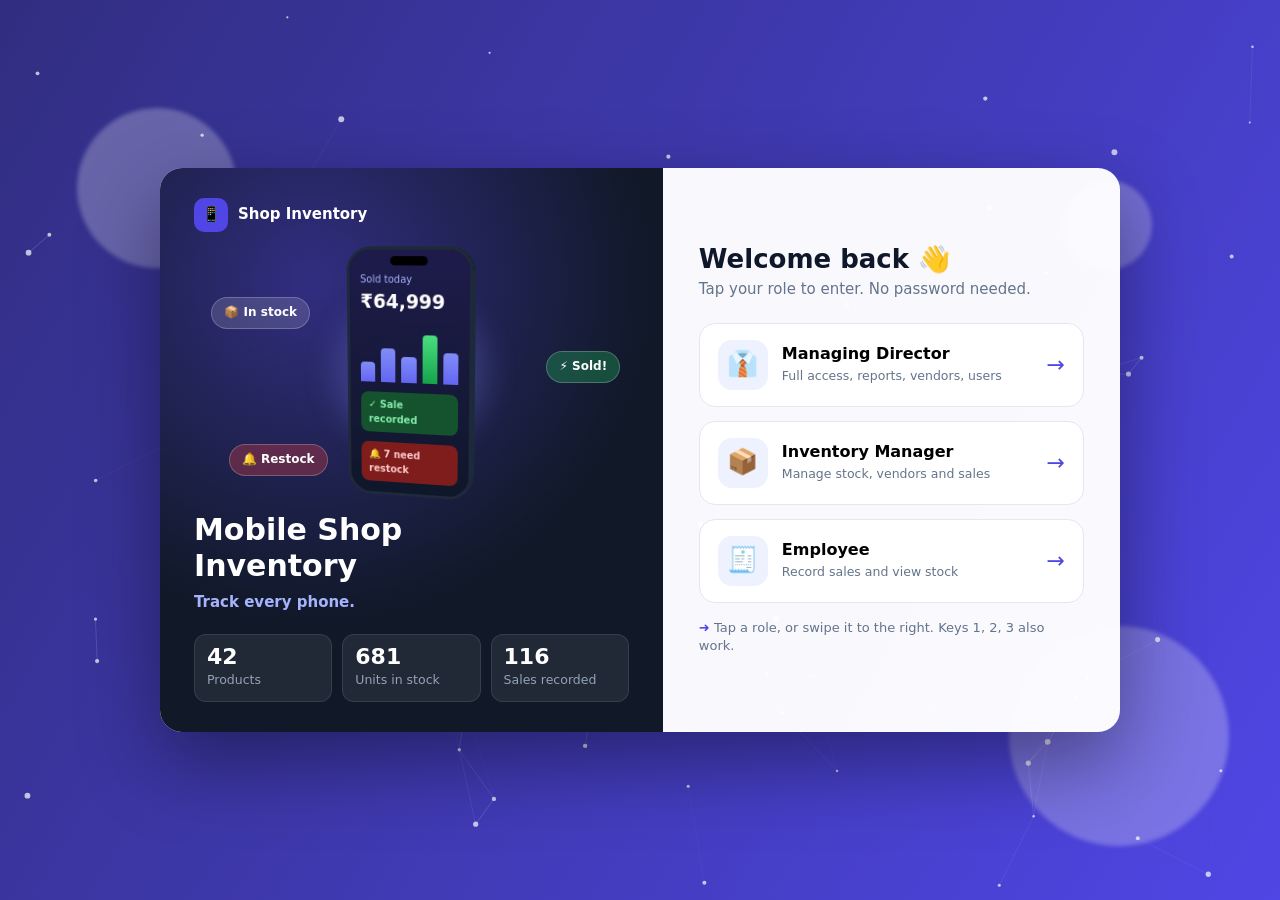
<file: index.html>
<!DOCTYPE html>
<html lang="en">
<head>
  <meta charset="UTF-8">
  <meta name="viewport" content="width=device-width, initial-scale=1">
  <title>Sign in - Mobile Shop Inventory</title>
  <link rel="stylesheet" href="css/style.css">
  <link rel="stylesheet" href="css/anim.css">
  <link rel="stylesheet" href="css/login.css">
</head>
<body class="login-body">
  <canvas id="bg" aria-hidden="true"></canvas>
  <i class="blob" data-depth="30" style="width:160px;height:160px;left:6%;top:12%"></i>
  <i class="blob" data-depth="-22" style="width:90px;height:90px;right:10%;top:20%;animation-delay:-2s"></i>
  <i class="blob" data-depth="45" style="width:220px;height:220px;right:4%;bottom:6%;animation-delay:-4s"></i>

  <main class="login-wrap" id="wrap">
    <section class="login-brand">
      <div class="brand-top"><span class="logo-s">📱</span> Shop Inventory</div>

      <div class="stage" id="stage" title="Drag to spin the phone">
        <div class="glow"></div>
        <span class="chip c1">📦 In stock</span>
        <span class="chip c2">⚡ Sold!</span>
        <span class="chip c3">🔔 Restock</span>
        <div class="phone3d" id="phone">
          <div class="layer" style="transform:translateZ(-6px)"></div>
          <div class="layer" style="transform:translateZ(-3px)"></div>
          <div class="layer" style="transform:translateZ(0)"></div>
          <div class="layer" style="transform:translateZ(3px)"></div>
          <div class="layer" style="transform:translateZ(6px)"></div>
          <div class="face front">
            <div class="scr">
              <span class="notch"></span>
              <div class="s-top"><small>Sold today</small><b>₹64,999</b></div>
              <div class="s-bars"><i style="--h:35%"></i><i style="--h:60%"></i><i style="--h:45%"></i><i style="--h:85%"></i><i style="--h:55%"></i></div>
              <div class="s-pill">✓ Sale recorded</div>
              <div class="s-alert">🔔 7 need restock</div>
            </div>
          </div>
          <div class="face back"><div class="cam"><i></i><i></i><i></i></div><b>Shop<br>Inventory</b></div>
        </div>
      </div>

      <h1>Mobile Shop <br>Inventory</h1>
      <p class="rot" id="rot">Track every phone.</p>
      <div class="kpis" id="kpis">
        <div><b data-count="0" id="k1">0</b><small>Products</small></div>
        <div><b data-count="0" id="k2">0</b><small>Units in stock</small></div>
        <div><b data-count="0" id="k3">0</b><small>Sales recorded</small></div>
      </div>
    </section>

    <section class="login-card">
      <h2>Welcome back 👋</h2>
      <p class="muted">Tap your role to enter. No password needed.</p>

      <div class="autologin" id="autologin">
        <button type="button" class="auto-btn" data-role="md" data-icon="👔"><span class="ic">👔</span><span><b>Managing Director</b><small>Full access, reports, vendors, users</small></span><i>→</i></button>
        <button type="button" class="auto-btn" data-role="manager" data-icon="📦"><span class="ic">📦</span><span><b>Inventory Manager</b><small>Manage stock, vendors and sales</small></span><i>→</i></button>
        <button type="button" class="auto-btn" data-role="employee" data-icon="🧾"><span class="ic">🧾</span><span><b>Employee</b><small>Record sales and view stock</small></span><i>→</i></button>
      </div>
      <p class="tip"><span class="tip-arrow">➜</span> Tap a role, or swipe it to the right. Keys 1, 2, 3 also work.</p>
      <div id="err" class="form-error" role="alert" hidden></div>
    </section>
  </main>

  <script src="js/storage.js"></script>
  <script src="js/categories.js"></script>
  <script src="js/demo.js"></script>
  <script src="js/auth.js"></script>
  <script src="js/fx.js"></script>
  <script src="js/login.js"></script>
</body>
</html>
</file>
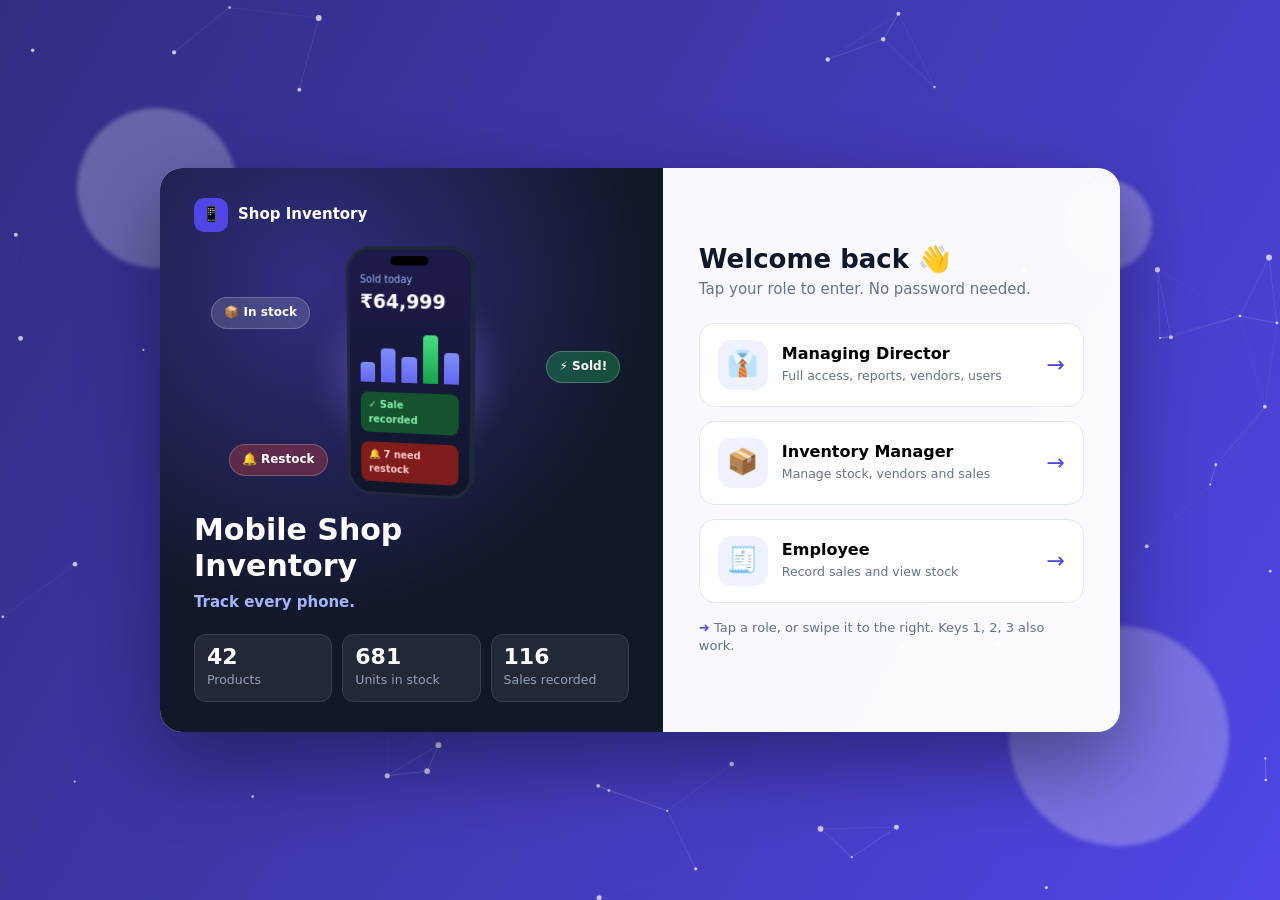
<file: app.html>
<!DOCTYPE html>
<html lang="en">
<head>
  <meta charset="UTF-8">
  <meta name="viewport" content="width=device-width, initial-scale=1">
  <title>Mobile Shop Inventory</title>
  <link rel="stylesheet" href="css/style.css">
  <link rel="stylesheet" href="css/anim.css">
</head>
<body>
  <div class="app">
    <aside class="sidebar">
      <div class="brand"><span class="logo-s">📱</span> Shop Inventory</div>
      <nav class="nav" id="nav"></nav>
      <div class="side-foot"><button id="logout"></button></div>
    </aside>
    <div class="main">
      <header class="topbar">
        <h2 id="title">Dashboard</h2>
        <div class="user-chip">
          <div><b id="uname"></b><small id="urole"></small></div>
          <div class="av" id="uav"></div>
        </div>
      </header>
      <main id="view"></main>
    </div>
  </div>

  <script src="js/storage.js"></script>
  <script src="js/categories.js"></script>
  <script src="js/demo.js"></script>
  <script src="js/auth.js"></script>
  <script src="js/services.js"></script>
  <script src="js/ui.js"></script>
  <script src="js/fx.js"></script>
  <script src="js/views/dashboard.js"></script>
  <script src="js/views/inventory.js"></script>
  <script src="js/views/vendors.js"></script>
  <script src="js/views/sales.js"></script>
  <script src="js/views/stocklog.js"></script>
  <script src="js/views/reports.js"></script>
  <script src="js/views/users.js"></script>
  <script src="js/app.js"></script>
</body>
</html>
</file>
<file: css/style.css>
/* style.css - shared look for the whole app */
:root {
  --bg: #f3f5fa; --card: #fff; --text: #0f172a; --muted: #64748b; --line: #e2e8f0;
  --primary: #4f46e5; --primary-d: #4338ca; --primary-l: #eef2ff;
  --ok: #15803d; --ok-l: #dcfce7; --warn: #b45309; --warn-l: #fef3c7; --bad: #b91c1c; --bad-l: #fee2e2;
  --radius: 12px; --shadow: 0 1px 3px rgba(15,23,42,.08), 0 4px 14px rgba(15,23,42,.04);
}
* { box-sizing: border-box; }
html, body { margin: 0; }
body { font-family: Inter, "Segoe UI", system-ui, -apple-system, Roboto, sans-serif; background: var(--bg); color: var(--text); font-size: 15px; line-height: 1.45; }
h1, h2, h3 { margin: 0; line-height: 1.2; }
.muted { color: var(--muted); }
.link { background: none; border: 0; color: var(--primary); cursor: pointer; font: inherit; padding: 0; }
svg { width: 20px; height: 20px; fill: none; stroke: currentColor; stroke-width: 1.8; stroke-linecap: round; stroke-linejoin: round; flex: none; }

/* ---------- buttons & forms ---------- */
.btn { display: inline-flex; align-items: center; justify-content: center; gap: 6px; padding: 9px 16px; border-radius: 9px; border: 1px solid var(--line); background: #fff; color: var(--text); font: inherit; font-weight: 600; cursor: pointer; transition: .15s; white-space: nowrap; }
.btn:hover { background: #f8fafc; border-color: #cbd5e1; }
.btn.primary { background: var(--primary); border-color: var(--primary); color: #fff; }
.btn.primary:hover { background: var(--primary-d); }
.btn.success { background: var(--ok); border-color: var(--ok); color: #fff; }
.btn.danger { background: var(--bad); border-color: var(--bad); color: #fff; }
.btn.sm { padding: 5px 10px; font-size: 13px; border-radius: 7px; }
.btn.block { width: 100%; padding: 12px; }
.btn:disabled { opacity: .5; cursor: not-allowed; }
.icon-btn { background: none; border: 0; font-size: 18px; cursor: pointer; color: var(--muted); padding: 4px 8px; border-radius: 6px; }
.icon-btn:hover { background: #f1f5f9; }
.fld { display: flex; flex-direction: column; gap: 5px; margin-bottom: 14px; }
.fld > span { font-size: 13px; font-weight: 600; color: #334155; }
.req { color: var(--bad); }
input, select, textarea { font: inherit; padding: 10px 12px; border: 1px solid #cbd5e1; border-radius: 9px; background: #fff; color: var(--text); width: 100%; min-height: 42px; }
input:focus, select:focus, textarea:focus { outline: 2px solid var(--primary); outline-offset: -1px; border-color: var(--primary); }
.form-grid { display: grid; grid-template-columns: 1fr 1fr; gap: 0 16px; }
.form-grid .full { grid-column: 1 / -1; }
.form-actions { display: flex; justify-content: flex-end; gap: 10px; margin-top: 8px; }
.form-error { background: var(--bad-l); color: var(--bad); padding: 10px 12px; border-radius: 9px; margin-bottom: 14px; font-size: 14px; }
.section-title { font-size: 12px; text-transform: uppercase; letter-spacing: .06em; color: var(--muted); font-weight: 700; margin: 6px 0 12px; padding-top: 6px; border-top: 1px solid var(--line); }
.section-title.first { border-top: 0; padding-top: 0; }

/* ---------- app layout ---------- */
.app { display: grid; grid-template-columns: 250px 1fr; min-height: 100vh; }
.sidebar { background: #111827; color: #cbd5e1; padding: 20px 14px; display: flex; flex-direction: column; position: sticky; top: 0; height: 100vh; }
.brand { display: flex; align-items: center; gap: 10px; color: #fff; font-weight: 700; font-size: 17px; padding: 4px 10px 22px; }
.brand .logo-s { width: 36px; height: 36px; border-radius: 10px; background: var(--primary); display: grid; place-items: center; font-size: 18px; }
.nav { display: flex; flex-direction: column; gap: 4px; flex: 1; }
.nav a { display: flex; align-items: center; gap: 12px; padding: 11px 12px; border-radius: 9px; color: #cbd5e1; text-decoration: none; font-weight: 500; }
.nav a:hover { background: #1f2937; color: #fff; }
.nav a.active { background: var(--primary); color: #fff; }
.side-foot { border-top: 1px solid #1f2937; padding-top: 14px; }
.side-foot button { width: 100%; display: flex; align-items: center; gap: 12px; padding: 11px 12px; background: none; border: 0; color: #cbd5e1; font: inherit; cursor: pointer; border-radius: 9px; }
.side-foot button:hover { background: #1f2937; color: #fff; }
.main { min-width: 0; }
.topbar { display: flex; align-items: center; justify-content: space-between; gap: 12px; padding: 16px 28px; background: #fff; border-bottom: 1px solid var(--line); position: sticky; top: 0; z-index: 5; }
.topbar h2 { font-size: 20px; }
.user-chip { display: flex; align-items: center; gap: 10px; text-align: right; }
.user-chip .av { width: 38px; height: 38px; border-radius: 50%; background: var(--primary-l); color: var(--primary); display: grid; place-items: center; font-weight: 700; }
.user-chip small { display: block; color: var(--muted); }
#view { padding: 24px 28px 60px; max-width: 1300px; }

/* ---------- cards, stats, tables ---------- */
.card { background: var(--card); border-radius: var(--radius); box-shadow: var(--shadow); padding: 18px; margin-bottom: 20px; }
.card-h { display: flex; justify-content: space-between; align-items: center; gap: 10px; margin-bottom: 14px; flex-wrap: wrap; }
.card-h h3 { font-size: 16px; }
.stats { display: grid; grid-template-columns: repeat(auto-fit, minmax(190px, 1fr)); gap: 16px; margin-bottom: 20px; }
.stat { background: #fff; border-radius: var(--radius); box-shadow: var(--shadow); padding: 16px 18px; }
.stat small { color: var(--muted); font-weight: 600; }
.stat b { display: block; font-size: 26px; margin-top: 4px; }
.stat.warn b { color: var(--warn); } .stat.bad b { color: var(--bad); } .stat.ok b { color: var(--ok); }
.toolbar { display: flex; gap: 10px; flex-wrap: wrap; margin-bottom: 16px; align-items: center; }
.toolbar input[type=search], .toolbar .grow { flex: 1; min-width: 180px; }
.toolbar select { width: auto; min-width: 150px; }
.table-wrap { overflow-x: auto; }
table { width: 100%; border-collapse: collapse; }
th { text-align: left; font-size: 12px; text-transform: uppercase; letter-spacing: .04em; color: var(--muted); padding: 10px 12px; border-bottom: 1px solid var(--line); white-space: nowrap; }
td { padding: 12px; border-bottom: 1px solid #f1f5f9; vertical-align: middle; }
tr:last-child td { border-bottom: 0; }
tbody tr:hover { background: #fafbff; }
td.num, th.num { text-align: right; }
td small { display: block; color: var(--muted); font-size: 12.5px; }
.actions { display: flex; gap: 6px; justify-content: flex-end; flex-wrap: wrap; }
.badge { display: inline-block; padding: 3px 10px; border-radius: 99px; font-size: 12px; font-weight: 700; white-space: nowrap; }
.badge.ok { background: var(--ok-l); color: var(--ok); } .badge.warn { background: var(--warn-l); color: var(--warn); }
.badge.bad { background: var(--bad-l); color: var(--bad); } .badge.gray { background: #e2e8f0; color: #475569; }
.qty { font-weight: 700; font-size: 16px; }
.empty { text-align: center; color: var(--muted); padding: 36px 10px; }
.void { text-decoration: line-through; color: var(--muted); }
.two-col { display: grid; grid-template-columns: 1fr 1fr; gap: 20px; }
.bars { display: flex; align-items: flex-end; gap: 10px; height: 170px; padding-top: 10px; }
.bar { flex: 1; display: flex; flex-direction: column; justify-content: flex-end; align-items: center; height: 100%; gap: 6px; font-size: 12px; color: var(--muted); }
.bar i { display: block; width: 100%; max-width: 46px; background: var(--primary); border-radius: 6px 6px 0 0; min-height: 3px; }
.bar span { font-weight: 600; color: var(--text); font-size: 11.5px; }
.hbar { display: flex; align-items: center; gap: 10px; margin-bottom: 10px; font-size: 14px; }
.hbar .l { width: 150px; overflow: hidden; text-overflow: ellipsis; white-space: nowrap; }
.hbar .t { flex: 1; background: #eef2ff; border-radius: 99px; height: 10px; overflow: hidden; }
.hbar .t i { display: block; height: 100%; background: var(--primary); }
.hbar .v { width: 90px; text-align: right; font-weight: 600; }

/* ---------- modal & toast ---------- */
.overlay { position: fixed; inset: 0; background: rgba(15,23,42,.55); display: flex; align-items: flex-start; justify-content: center; padding: 4vh 14px; overflow-y: auto; z-index: 50; }
.modal { background: #fff; border-radius: 14px; width: 100%; max-width: 520px; box-shadow: 0 20px 50px rgba(0,0,0,.25); }
.modal.wide { max-width: 760px; }
.modal-h { display: flex; justify-content: space-between; align-items: center; padding: 16px 20px; border-bottom: 1px solid var(--line); }
.modal-b { padding: 20px; }
.summary { background: var(--primary-l); border-radius: 10px; padding: 12px 14px; margin-bottom: 14px; display: grid; gap: 4px; }
.summary div { display: flex; justify-content: space-between; }
.summary .big { font-size: 18px; font-weight: 800; color: var(--primary-d); }
#toasts { position: fixed; right: 16px; bottom: 16px; display: flex; flex-direction: column; gap: 8px; z-index: 100; }
.toast { background: #111827; color: #fff; padding: 12px 16px; border-radius: 10px; box-shadow: var(--shadow); font-weight: 500; max-width: 340px; }
.toast.ok { background: #166534; } .toast.err { background: #991b1b; }

/* ---------- phones & tablets ---------- */
@media (max-width: 860px) {
  .app { grid-template-columns: 1fr; }
  .sidebar { position: fixed; bottom: 0; left: 0; right: 0; top: auto; height: auto; flex-direction: row; padding: 6px; z-index: 20; border-top: 1px solid #1f2937; }
  .brand, .side-foot { display: none; }
  .nav { flex-direction: row; justify-content: space-around; overflow-x: auto; }
  .nav a { flex-direction: column; gap: 2px; font-size: 11px; padding: 6px 10px; text-align: center; }
  .topbar { padding: 12px 16px; }
  .topbar .user-chip small { display: none; }
  #view { padding: 16px 14px 100px; }
  .form-grid, .two-col { grid-template-columns: 1fr; }
  .hbar .l { width: 100px; }
}
@media print { .sidebar, .topbar, .toolbar, .actions, #toasts { display: none !important; } .app { display: block; } }
</file>
<file: css/anim.css>
/* anim.css - motion, photos, dashboard hero, product cards */
@keyframes riseIn { from { opacity: 0; transform: translateY(22px) scale(.97); } to { opacity: 1; transform: none; } }
@keyframes pageIn { from { opacity: 0; transform: translateX(18px); } to { opacity: 1; transform: none; } }
@keyframes pop { from { opacity: 0; transform: translateY(30px) scale(.94); } to { opacity: 1; transform: none; } }
@keyframes fade { from { opacity: 0; } to { opacity: 1; } }
@keyframes pulse { 0%,100% { box-shadow: 0 0 0 0 rgba(220,38,38,.45); } 50% { box-shadow: 0 0 0 8px rgba(220,38,38,0); } }
@keyframes float { 0%,100% { transform: translateY(0); } 50% { transform: translateY(-10px); } }
@keyframes drift { 0% { background-position: 0% 50%; } 50% { background-position: 100% 50%; } 100% { background-position: 0% 50%; } }
@keyframes shine { from { transform: translateX(-120%) skewX(-20deg); } to { transform: translateX(260%) skewX(-20deg); } }
@keyframes rip { to { transform: scale(2.6); opacity: 0; } }
@keyframes fabIn { from { transform: scale(0) rotate(-90deg); } to { transform: none; } }

.rise-in { animation: riseIn .6s cubic-bezier(.2,.8,.2,1) both; }
.page-in { animation: pageIn .4s cubic-bezier(.2,.8,.2,1); }
.overlay { animation: fade .2s; }
.modal { animation: pop .35s cubic-bezier(.2,.9,.3,1.1); }
.toast { animation: pop .35s cubic-bezier(.2,.9,.3,1.1); }
.badge.pulse { animation: pulse 1.6s infinite; }
.btn, .fab, .role { position: relative; overflow: hidden; }
.btn:active, .fab:active { transform: scale(.95); }
.rip { position: absolute; border-radius: 50%; background: rgba(255,255,255,.55); transform: scale(0); animation: rip .65s linear; pointer-events: none; }
.btn:not(.primary):not(.success):not(.danger) .rip { background: rgba(79,70,229,.25); }

/* animated growing bars */
[data-h] { height: 0; transition: height 1s cubic-bezier(.2,.9,.3,1.15); }
[data-w] { width: 0; transition: width 1s cubic-bezier(.2,.9,.3,1); }
.bar.now i { background: linear-gradient(180deg, #22c55e, #15803d); }
.bar i { background: linear-gradient(180deg, #818cf8, #4f46e5); }
.hbar .t i, .meter i { background: linear-gradient(90deg, #6366f1, #8b5cf6); }
.dot { display: inline-block; width: 9px; height: 9px; border-radius: 50%; background: #dc2626; animation: pulse 1.6s infinite; }

/* nav + stat polish */
.nav a { transition: transform .2s, background .2s; }
.nav a:hover { transform: translateX(5px); }
.nav a.active { box-shadow: 0 6px 18px rgba(79,70,229,.55); }
.stat { transition: transform .25s, box-shadow .25s; position: relative; overflow: hidden; }
.stat:hover { transform: translateY(-5px); box-shadow: 0 12px 28px rgba(79,70,229,.18); }
.stat em { font-style: normal; font-size: 12.5px; color: var(--muted); }
.stat::after { content: ""; position: absolute; top: 0; left: 0; width: 40%; height: 100%; background: linear-gradient(90deg, transparent, rgba(255,255,255,.7), transparent); transform: translateX(-120%) skewX(-20deg); }
.stat:hover::after { animation: shine .8s; }
tbody tr { transition: background .15s; }
.clickrow, .rem-row, .alert-card { cursor: pointer; }

/* dashboard hero */
.hero { display: flex; justify-content: space-between; align-items: center; gap: 20px; flex-wrap: wrap; padding: 26px 28px; border-radius: 18px; color: #fff; margin-bottom: 20px;
  background: linear-gradient(120deg, #4338ca, #7c3aed, #db2777, #4338ca); background-size: 300% 300%; animation: drift 12s ease infinite; box-shadow: 0 14px 34px rgba(79,70,229,.35); }
.hero.rise-in { animation: riseIn .6s cubic-bezier(.2,.8,.2,1) both, drift 12s ease infinite; }
.hero-hi { opacity: .9; font-weight: 600; }
.hero-big { font-size: clamp(34px, 6vw, 54px); font-weight: 800; letter-spacing: -1px; line-height: 1.1; margin: 4px 0; }
.hero-sub { opacity: .9; }
.hero-act { display: flex; gap: 10px; flex-wrap: wrap; }
.btn.white { background: #fff; color: #4338ca; border-color: #fff; }
.btn.white:hover { background: #f5f3ff; transform: translateY(-2px); }
.btn.ghost { background: rgba(255,255,255,.15); color: #fff; border-color: rgba(255,255,255,.5); }
.btn.ghost:hover { background: rgba(255,255,255,.28); }

/* restock alerts */
.alert-wrap { border: 1.5px solid #fecaca; background: linear-gradient(180deg, #fff, #fff7f7); }
.alerts { display: grid; grid-template-columns: repeat(auto-fill, minmax(280px, 1fr)); gap: 12px; }
.alert-card { display: flex; align-items: center; gap: 12px; padding: 10px 12px; border: 1px solid #fecaca; border-radius: 12px; background: #fff; transition: transform .2s, box-shadow .2s; }
.alert-card:hover { transform: translateY(-3px); box-shadow: 0 8px 20px rgba(220,38,38,.15); }
.alert-card small { color: var(--bad); font-weight: 700; display: block; }
.grow { flex: 1; min-width: 0; }
.grow b { display: block; overflow: hidden; text-overflow: ellipsis; white-space: nowrap; }

/* thumbnails */
.thumb { width: 46px; height: 46px; border-radius: 10px; object-fit: cover; flex: none; background: #eef2ff; }
.thumb.ph { display: grid; place-items: center; font-size: 22px; }
.rowprod { display: flex; align-items: center; gap: 12px; }
.remain { display: grid; grid-template-columns: repeat(auto-fill, minmax(330px, 1fr)); gap: 4px 20px; max-height: 420px; overflow-y: auto; padding-right: 6px; }
.rem-row { display: flex; align-items: center; gap: 12px; padding: 9px 8px; border-radius: 10px; transition: background .15s, transform .15s; }
.rem-row:hover { background: var(--primary-l); transform: translateX(4px); }
.rem-q { text-align: center; min-width: 46px; } .rem-q b { font-size: 19px; display: block; line-height: 1; } .rem-q small { color: var(--muted); }
.meter { height: 8px; background: #e2e8f0; border-radius: 99px; overflow: hidden; margin-top: 6px; }
.meter i { display: block; height: 100%; border-radius: 99px; }
.meter.low i { background: linear-gradient(90deg, #f59e0b, #ef4444); } .meter.out i { background: #ef4444; } .meter.ok i { background: linear-gradient(90deg, #22c55e, #16a34a); }

/* product photo cards */
.pgrid { display: grid; grid-template-columns: repeat(auto-fill, minmax(215px, 1fr)); gap: 18px; }
.pcard { background: #fff; border: 1px solid var(--line); border-radius: 16px; overflow: hidden; cursor: pointer; transition: transform .25s ease, box-shadow .25s; box-shadow: var(--shadow); will-change: transform; }
.pcard:hover { box-shadow: 0 18px 38px rgba(79,70,229,.22); }
.pcard.low { border-color: #fcd34d; } .pcard.out { border-color: #fca5a5; }
.pimg { position: relative; aspect-ratio: 1 / 1; background: linear-gradient(135deg, #eef2ff, #f5f3ff); overflow: hidden; }
.pphoto { width: 100%; height: 100%; object-fit: cover; display: block; transition: transform .5s; }
.pphoto.ph { display: grid; place-items: center; font-size: 64px; animation: float 3.5s ease-in-out infinite; }
.pcard:hover .pphoto:not(.ph) { transform: scale(1.1); }
.ribbon { position: absolute; top: 10px; left: 10px; padding: 4px 10px; border-radius: 99px; font-size: 12px; font-weight: 800; color: #fff; animation: pulse 1.6s infinite; }
.ribbon.low { background: #d97706; } .ribbon.out { background: #dc2626; }
.pbody { padding: 12px 14px 14px; }
.pname { display: block; overflow: hidden; text-overflow: ellipsis; white-space: nowrap; }
.pbody small { color: var(--muted); display: block; font-size: 12px; }
.prow { display: flex; justify-content: space-between; align-items: baseline; margin-top: 8px; }
.price { font-weight: 800; font-size: 17px; color: var(--primary-d); }
.pq b { font-size: 20px; } .pq { color: var(--muted); font-size: 13px; }
.pbody .actions { justify-content: flex-start; margin-top: 10px; }
.seg { display: inline-flex; background: #eef2ff; border-radius: 9px; padding: 3px; }
.seg button { border: 0; background: none; padding: 7px 12px; border-radius: 7px; font: inherit; font-weight: 600; color: var(--muted); cursor: pointer; }
.seg button.on { background: #fff; color: var(--primary-d); box-shadow: 0 1px 4px rgba(0,0,0,.12); }

/* photo upload + details */
.photo-row { display: flex; gap: 18px; align-items: center; margin-bottom: 4px; }
.photo-pick { width: 120px; height: 120px; flex: none; border: 2px dashed #a5b4fc; border-radius: 16px; display: grid; place-items: center; cursor: pointer; overflow: hidden; text-align: center; color: var(--primary); font-weight: 600; background: var(--primary-l); transition: .2s; }
.photo-pick:hover { transform: scale(1.04) rotate(-1deg); border-color: var(--primary); }
.photo-pick img { width: 120px; height: 120px; object-fit: cover; display: block; }
.detail-top { display: flex; gap: 18px; align-items: center; flex-wrap: wrap; }
.detail-img { width: 190px; height: 190px; border-radius: 16px; object-fit: cover; background: #eef2ff; box-shadow: var(--shadow); }
.detail-img.ph { display: grid; place-items: center; font-size: 80px; }
.detail-price { font-size: 30px; font-weight: 800; color: var(--primary-d); margin: 4px 0; }
.detail-qty { margin-top: 8px; font-size: 15px; } .detail-qty b { font-size: 28px; }

/* floating sell button */
.fab { position: fixed; right: 22px; bottom: 22px; z-index: 30; border: 0; border-radius: 99px; padding: 16px 24px; font: inherit; font-weight: 800; font-size: 16px; color: #fff; cursor: pointer;
  background: linear-gradient(135deg, #16a34a, #22c55e); box-shadow: 0 10px 28px rgba(22,163,74,.5); animation: fabIn .5s .6s both cubic-bezier(.2,.9,.3,1.3), float 3s 1.2s ease-in-out infinite; }
.fab:hover { filter: brightness(1.08); }

/* login page motion */
.login-body { background: linear-gradient(120deg, #312e81, #4f46e5, #7c3aed, #db2777, #312e81); background-size: 400% 400%; animation: drift 14s ease infinite; overflow: hidden; }
.login-wrap { animation: pop .7s cubic-bezier(.2,.9,.3,1.1); position: relative; z-index: 1; }
.login-brand .logo { animation: float 3s ease-in-out infinite; }
.login-brand h1, .login-brand p, .login-brand li { animation: riseIn .7s both; }
.login-brand p { animation-delay: .15s; } .login-brand li:nth-child(1) { animation-delay: .3s; } .login-brand li:nth-child(2) { animation-delay: .4s; } .login-brand li:nth-child(3) { animation-delay: .5s; }
.role { transition: transform .2s, border-color .2s, background .2s; } .role:hover { transform: translateY(-3px); }
.blob { position: fixed; border-radius: 50%; filter: blur(2px); opacity: .25; background: #fff; animation: float 7s ease-in-out infinite; }

@media (max-width: 860px) {
  .fab { bottom: 84px; right: 14px; padding: 14px 20px; }
  .hero { padding: 20px; }
  .remain { grid-template-columns: 1fr; }
  .photo-row { flex-direction: column; align-items: flex-start; }
  .detail-img { width: 100%; height: 230px; }
  .pgrid { grid-template-columns: repeat(2, 1fr); gap: 12px; }
}
@media (prefers-reduced-motion: reduce) { *, *::before, *::after { animation: none !important; transition: none !important; } [data-h] { height: auto; } [data-w] { width: auto; } }

/* vendor cards */
.vgrid { display: grid; grid-template-columns: repeat(auto-fill, minmax(290px, 1fr)); gap: 16px; }
.vcard { display: flex; gap: 14px; padding: 16px; border: 1px solid var(--line); border-radius: 16px; background: #fff; cursor: pointer; box-shadow: var(--shadow); transition: transform .25s, box-shadow .25s; }
.vcard:hover { transform: translateY(-5px); box-shadow: 0 16px 34px rgba(79,70,229,.2); }
.vcard small { display: block; color: var(--muted); }
.vav { width: 48px; height: 48px; flex: none; border-radius: 14px; display: grid; place-items: center; font-weight: 800; font-size: 20px; color: #fff; background: linear-gradient(135deg, #6366f1, #db2777); }
.vrow { display: flex; gap: 16px; margin: 6px 0 2px; font-size: 13.5px; }
.vstats { grid-template-columns: repeat(3, 1fr); }
@media (max-width: 860px) { .vstats { grid-template-columns: 1fr; } }

/* ================= phone layout fixes ================= */
@media (max-width: 860px) {
  .app { grid-template-columns: minmax(0, 1fr); }
  .main, #view, .card, .stat, .hero, .two-col > * { min-width: 0; }
  #view { overflow-x: hidden; }
  .two-col { grid-template-columns: minmax(0, 1fr); gap: 0; }
  .form-grid { grid-template-columns: minmax(0, 1fr); }
  .stats { grid-template-columns: repeat(2, minmax(0, 1fr)); gap: 10px; }
  .stat { padding: 12px 14px; } .stat b { font-size: 19px; } .stat small { font-size: 12px; }
  .hero-big { font-size: 38px; } .hero-act .btn { flex: 1; }
  .hm { display: none !important; }
  .card { padding: 14px; } .card-h h3 { font-size: 15px; }
  .toolbar > * { flex: 1 1 100%; } .toolbar .seg, .toolbar .btn { flex: 1 1 auto; } .toolbar select { width: 100%; }
  .hbar .l { width: 112px; font-size: 13px; } .hbar .v { width: 74px; font-size: 13px; }
  .bars { gap: 6px; } .bar span { font-size: 10px; }
  .alerts { grid-template-columns: minmax(0, 1fr); }
  .remain { max-height: 360px; }
  .pcard .actions .btn { flex: 1 1 auto; padding: 6px 4px; }
  .pbody { padding: 10px; } .price { font-size: 15px; } .pphoto.ph { font-size: 48px; }
  .vgrid { grid-template-columns: minmax(0, 1fr); }
  .topbar h2 { font-size: 18px; } .topbar .user-chip b { font-size: 13px; max-width: 120px; overflow: hidden; text-overflow: ellipsis; white-space: nowrap; display: block; }

  /* bottom menu: all items share the width evenly */
  .sidebar { padding: 4px 2px calc(4px + env(safe-area-inset-bottom)); box-shadow: 0 -6px 20px rgba(0,0,0,.2); }
  .nav { gap: 0; justify-content: stretch; }
  .nav a { flex: 1 1 0; min-width: 0; padding: 7px 2px; font-size: 10px; gap: 3px; border-radius: 10px; justify-content: center; line-height: 1.1; }
  .nav a svg { width: 21px; height: 21px; }
  .nav a:hover { transform: none; }
  .nav a.active { box-shadow: 0 4px 12px rgba(79,70,229,.5); }

  /* smaller floating Sell button, clear of the menu */
  .fab { bottom: calc(76px + env(safe-area-inset-bottom)); right: 12px; padding: 12px 18px; font-size: 14px; }
  #view { padding-bottom: 150px; }

  /* pop-ups slide up from the bottom like a phone sheet */
  .overlay { padding: 0; align-items: flex-end; }
  .modal, .modal.wide { max-width: none; width: 100%; max-height: 92vh; overflow-y: auto; border-radius: 20px 20px 0 0; animation: sheetUp .35s cubic-bezier(.2,.9,.3,1); }
  .modal-h { position: sticky; top: 0; background: #fff; z-index: 2; border-radius: 20px 20px 0 0; }
  .modal-b { padding: 16px; padding-bottom: calc(20px + env(safe-area-inset-bottom)); }
  .form-actions { position: sticky; bottom: -16px; background: #fff; padding: 10px 0 4px; margin-bottom: -4px; }
  .form-actions .btn { flex: 1; }
  .detail-top { flex-direction: column; align-items: flex-start; }
  .summary div { gap: 12px; } .summary div b { text-align: right; }
  #toasts { left: 12px; right: 12px; bottom: calc(140px + env(safe-area-inset-bottom)); } .toast { max-width: none; }
  input, select, textarea { font-size: 16px; }   /* stops iPhones zooming in when typing */
}
@keyframes sheetUp { from { transform: translateY(100%); } to { transform: none; } }

/* ================= sale details preview + payment screenshot ================= */
.overlay.center { align-items: center; }
.modal.center { max-width: 560px; max-height: 92vh; overflow-y: auto; }
.modal.center .modal-h { position: sticky; top: 0; background: #fff; z-index: 2; border-radius: 14px 14px 0 0; }
.sd-head { display: flex; justify-content: space-between; align-items: flex-start; gap: 12px; margin-bottom: 4px; }
.sd-receipt { font-size: 22px; font-weight: 800; color: var(--primary-d); }
.sd-prod { display: flex; align-items: center; gap: 14px; padding: 12px; border: 1px solid var(--line); border-radius: 14px; margin: 14px 0; background: #fafbff; }
.sd-qty { font-size: 20px; font-weight: 800; }
.sd-grid { display: grid; grid-template-columns: 1fr 1fr; gap: 12px 18px; }
.sd-grid div span { display: block; color: var(--muted); font-size: 12px; }
.sd-grid div b { word-break: break-word; }
.sd-proof { text-align: center; }
.sd-proof img { max-width: 100%; max-height: 360px; border-radius: 12px; border: 1px solid var(--line); cursor: zoom-in; display: block; margin: 0 auto 12px; box-shadow: var(--shadow); }
.proof-actions { display: flex; gap: 8px; justify-content: center; flex-wrap: wrap; }
.proof-actions a.btn { text-decoration: none; }
.proof-empty { padding: 22px 14px; border: 2px dashed #cbd5e1; border-radius: 14px; color: var(--muted); background: #f8fafc; }
.lightbox { position: fixed; inset: 0; z-index: 400; background: rgba(0,0,0,.9); display: grid; place-items: center; padding: 16px; animation: fade .2s; cursor: zoom-out; }
.lightbox img { max-width: 100%; max-height: 100%; border-radius: 10px; animation: pop .3s; }
.proof-row { display: flex; align-items: center; gap: 14px; }
.proof-pick { width: 92px; height: 92px; flex: none; border: 2px dashed #a5b4fc; border-radius: 14px; background: var(--primary-l); color: var(--primary); display: grid; place-items: center; text-align: center; font-size: 12px; font-weight: 600; cursor: pointer; overflow: hidden; line-height: 1.3; transition: .2s; }
.proof-pick:hover { transform: scale(1.04); border-color: var(--primary); }
.proof-pick img { width: 92px; height: 92px; object-fit: cover; display: block; }
@media (max-width: 860px) {
  .overlay.center { padding: 14px; align-items: center; }
  .modal.center, .modal.wide.center { max-width: 520px; max-height: 90vh; border-radius: 18px; animation: pop .35s cubic-bezier(.2,.9,.3,1.1); }
  .modal.center .modal-h { border-radius: 18px 18px 0 0; }
  .sd-grid { grid-template-columns: 1fr 1fr; }
  .sd-receipt { font-size: 19px; }
}
@media (max-width: 860px) { .modal.center .form-actions { position: static; margin-bottom: 0; padding-bottom: 0; } }
</file>
<file: css/login.css>
/* login.css - sign-in page: layout, 3D phone, role buttons, welcome screen */
#bg { position: fixed; inset: 0; width: 100%; height: 100%; z-index: 0; pointer-events: none; }
.login-body { min-height: 100vh; display: grid; place-items: center; padding: 20px; }
.login-wrap { display: grid; grid-template-columns: 1.1fr 1fr; width: 100%; max-width: 960px; background: rgba(255,255,255,.97); border-radius: 22px; overflow: hidden; box-shadow: 0 30px 80px rgba(0,0,0,.4); transition: transform .15s ease-out; will-change: transform; }
body.leaving .login-wrap { transition: transform .6s ease-in, opacity .6s; transform: scale(1.12) !important; opacity: 0; }

/* ----- left: brand + 3D phone ----- */
.login-brand { background: radial-gradient(circle at 30% 20%, #312e81 0, #111827 60%); color: #cbd5e1; padding: 30px 34px 30px; position: relative; overflow: hidden; }
.brand-top { display: flex; align-items: center; gap: 10px; color: #fff; font-weight: 700; }
.brand-top .logo-s { width: 34px; height: 34px; border-radius: 10px; background: var(--primary); display: grid; place-items: center; }
.login-brand h1 { color: #fff; font-size: 30px; margin: 4px 0 8px; }
.rot { height: 24px; margin: 0 0 18px; color: #a5b4fc; font-weight: 600; transition: opacity .35s, transform .35s; }
.rot.out { opacity: 0; transform: translateY(8px); }
.kpis { display: grid; grid-template-columns: repeat(3, 1fr); gap: 10px; }
.kpis > div { background: rgba(255,255,255,.07); border: 1px solid rgba(255,255,255,.1); border-radius: 12px; padding: 10px 12px; }
.kpis b { display: block; color: #fff; font-size: 22px; line-height: 1.1; }
.kpis small { color: #94a3b8; }

.stage { position: relative; height: 270px; perspective: 900px; display: grid; place-items: center; cursor: grab; touch-action: pan-y; user-select: none; -webkit-user-select: none; margin: 6px 0 4px; }
.stage:active { cursor: grabbing; }
.glow { position: absolute; width: 190px; height: 190px; border-radius: 50%; background: radial-gradient(circle, rgba(129,140,248,.6), transparent 70%); filter: blur(10px); animation: glowPulse 3.5s ease-in-out infinite; }
@keyframes glowPulse { 0%,100% { transform: scale(.9); opacity: .7; } 50% { transform: scale(1.15); opacity: 1; } }
.phone3d { position: relative; width: 128px; height: 250px; transform-style: preserve-3d; transform: rotateX(var(--rx, -8deg)) rotateY(var(--ry, -25deg)); }
.phone3d .layer { position: absolute; inset: 0; border-radius: 24px; background: #0b1220; border: 1px solid #1e293b; }
.face { position: absolute; inset: 0; border-radius: 24px; backface-visibility: hidden; -webkit-backface-visibility: hidden; overflow: hidden; }
.front { transform: translateZ(8px); background: #0b1220; border: 3px solid #1e293b; }
.back { transform: rotateY(180deg) translateZ(8px); background: linear-gradient(145deg, #6366f1, #db2777); display: grid; place-items: end center; padding-bottom: 38px; color: #fff; text-align: center; font-size: 15px; line-height: 1.2; }
.cam { position: absolute; top: 12px; left: 12px; width: 50px; height: 50px; border-radius: 14px; background: rgba(15,23,42,.85); display: grid; grid-template: 1fr 1fr / 1fr 1fr; gap: 3px; padding: 7px; }
.cam i { border-radius: 50%; background: #1e293b; border: 2px solid #94a3b8; }
.scr { position: absolute; inset: 0; background: linear-gradient(180deg, #1e1b4b, #0f172a); padding: 22px 11px 11px; display: flex; flex-direction: column; gap: 10px; }
.notch { position: absolute; top: 6px; left: 50%; width: 38px; height: 9px; margin-left: -19px; border-radius: 9px; background: #000; }
.s-top small { color: #a5b4fc; font-size: 10px; display: block; } .s-top b { color: #fff; font-size: 19px; }
.s-bars { display: flex; align-items: flex-end; gap: 6px; height: 80px; }
.s-bars i { flex: 1; height: var(--h); border-radius: 4px 4px 0 0; background: linear-gradient(180deg, #818cf8, #6366f1); animation: barPulse 2.4s ease-in-out infinite; transform-origin: bottom; }
.s-bars i:nth-child(2) { animation-delay: .2s; } .s-bars i:nth-child(3) { animation-delay: .4s; } .s-bars i:nth-child(4) { animation-delay: .6s; background: linear-gradient(180deg, #4ade80, #16a34a); } .s-bars i:nth-child(5) { animation-delay: .8s; }
@keyframes barPulse { 0%,100% { transform: scaleY(1); } 50% { transform: scaleY(.6); } }
.s-pill { background: #14532d; color: #86efac; font-size: 10px; font-weight: 700; padding: 6px 8px; border-radius: 8px; animation: pillPop 3s ease-in-out infinite; }
.s-alert { background: #7f1d1d; color: #fecaca; font-size: 10px; font-weight: 700; padding: 6px 8px; border-radius: 8px; animation: pillPop 3s 1.5s ease-in-out infinite; }
@keyframes pillPop { 0%,70%,100% { transform: scale(1); } 80% { transform: scale(1.08); } }
.chip { position: absolute; z-index: 2; padding: 6px 12px; border-radius: 99px; font-size: 12px; font-weight: 700; color: #fff; background: rgba(255,255,255,.14); border: 1px solid rgba(255,255,255,.22); backdrop-filter: blur(6px); animation: float 4s ease-in-out infinite; pointer-events: none; }
.chip.c1 { left: 4%; top: 22%; } .chip.c2 { right: 2%; top: 42%; animation-delay: -1.3s; background: rgba(34,197,94,.3); } .chip.c3 { left: 8%; bottom: 12%; animation-delay: -2.6s; background: rgba(239,68,68,.3); }

/* ----- right: role buttons ----- */
.login-card { padding: 40px 36px; display: flex; flex-direction: column; justify-content: center; }
.login-card h2 { font-size: 26px; margin-bottom: 4px; }
.login-card .muted { margin: 0 0 22px; }
.autologin { display: grid; gap: 14px; }
.auto-btn { --dx: 0px; --mx: 0px; --my: 0px; --fill: 0%; position: relative; overflow: hidden; display: flex; align-items: center; gap: 14px; width: 100%; text-align: left; padding: 16px 18px; border: 1.5px solid var(--line); border-radius: 16px; font: inherit; cursor: pointer; touch-action: pan-y; user-select: none; -webkit-user-select: none;
  background: linear-gradient(90deg, #bbf7d0 var(--fill), #fff var(--fill)); transform: translate(calc(var(--dx) + var(--mx)), var(--my));
  transition: transform .25s cubic-bezier(.2,.9,.3,1.2), border-color .2s, box-shadow .2s; animation: riseIn .6s both cubic-bezier(.2,.8,.2,1); }
.auto-btn:nth-child(1) { animation-delay: .15s; } .auto-btn:nth-child(2) { animation-delay: .27s; } .auto-btn:nth-child(3) { animation-delay: .39s; }
.auto-btn.dragging { transition: none; border-color: var(--ok); }
.auto-btn:hover, .auto-btn:focus-visible { transform: translate(calc(var(--dx) + var(--mx) + 6px), var(--my)); border-color: var(--primary); box-shadow: 0 10px 26px rgba(79,70,229,.25); outline: none; background: linear-gradient(90deg, #bbf7d0 var(--fill), var(--primary-l) var(--fill)); }
.auto-btn .ic { width: 50px; height: 50px; flex: none; border-radius: 14px; display: grid; place-items: center; font-size: 25px; background: var(--primary-l); transition: transform .3s; }
.auto-btn:hover .ic { transform: rotate(-8deg) scale(1.12); }
.auto-btn > span:nth-child(2) { flex: 1; min-width: 0; }
.auto-btn b { display: block; font-size: 16px; } .auto-btn small { color: var(--muted); }
.auto-btn i { font-style: normal; font-size: 22px; color: var(--primary); animation: nudge 1.6s ease-in-out infinite; }
@keyframes nudge { 0%,100% { transform: translateX(0); } 50% { transform: translateX(6px); } }
.auto-btn.go { background: #bbf7d0; border-color: var(--ok); pointer-events: none; }
.tip { margin: 16px 0 0; font-size: 13px; color: var(--muted); }
.tip-arrow { display: inline-block; color: var(--primary); animation: nudge 1.6s ease-in-out infinite; }

/* ----- welcome screen after tapping a role ----- */
.welcome { position: fixed; inset: 0; z-index: 200; display: grid; place-content: center; text-align: center; color: #fff; background: radial-gradient(circle at 50% 40%, #4f46e5, #1e1b4b); animation: fade .35s both; }
.welcome .w-ic { font-size: 74px; animation: pop .6s both cubic-bezier(.2,.9,.3,1.4); }
.welcome h2 { font-size: 30px; margin: 10px 0 6px; animation: riseIn .6s .15s both; }
.welcome p { opacity: .8; animation: riseIn .6s .3s both; }
.welcome .bar { width: 180px; height: 5px; border-radius: 9px; background: rgba(255,255,255,.2); margin: 18px auto 0; overflow: hidden; }
.welcome .bar i { display: block; height: 100%; width: 0; background: #fff; animation: load .9s .2s forwards ease-out; }
@keyframes load { to { width: 100%; } }

@media (max-width: 760px) {
  .login-body { padding: 12px; align-items: start; }
  .login-wrap { grid-template-columns: 1fr; }
  .login-brand { padding: 20px 20px 18px; }
  .login-brand h1 { font-size: 22px; } .login-brand h1 br { display: none; }
  .stage { height: 150px; margin: 0; } .phone3d { transform: scale(.55) rotateX(var(--rx, -8deg)) rotateY(var(--ry, -25deg)); }
  .glow { width: 130px; height: 130px; } .chip { font-size: 11px; padding: 4px 9px; }
  .kpis > div { padding: 8px 10px; } .login-card h2 { font-size: 22px; } .login-card .muted { margin-bottom: 14px; }
  .autologin { gap: 10px; } .auto-btn { padding: 12px 14px; } .auto-btn .ic { width: 42px; height: 42px; font-size: 21px; }
  .kpis b { font-size: 18px; } .rot { margin-bottom: 12px; }
  .login-card { padding: 24px 20px; }
}
@media (prefers-reduced-motion: reduce) { .stage { cursor: default; } }
</file>
